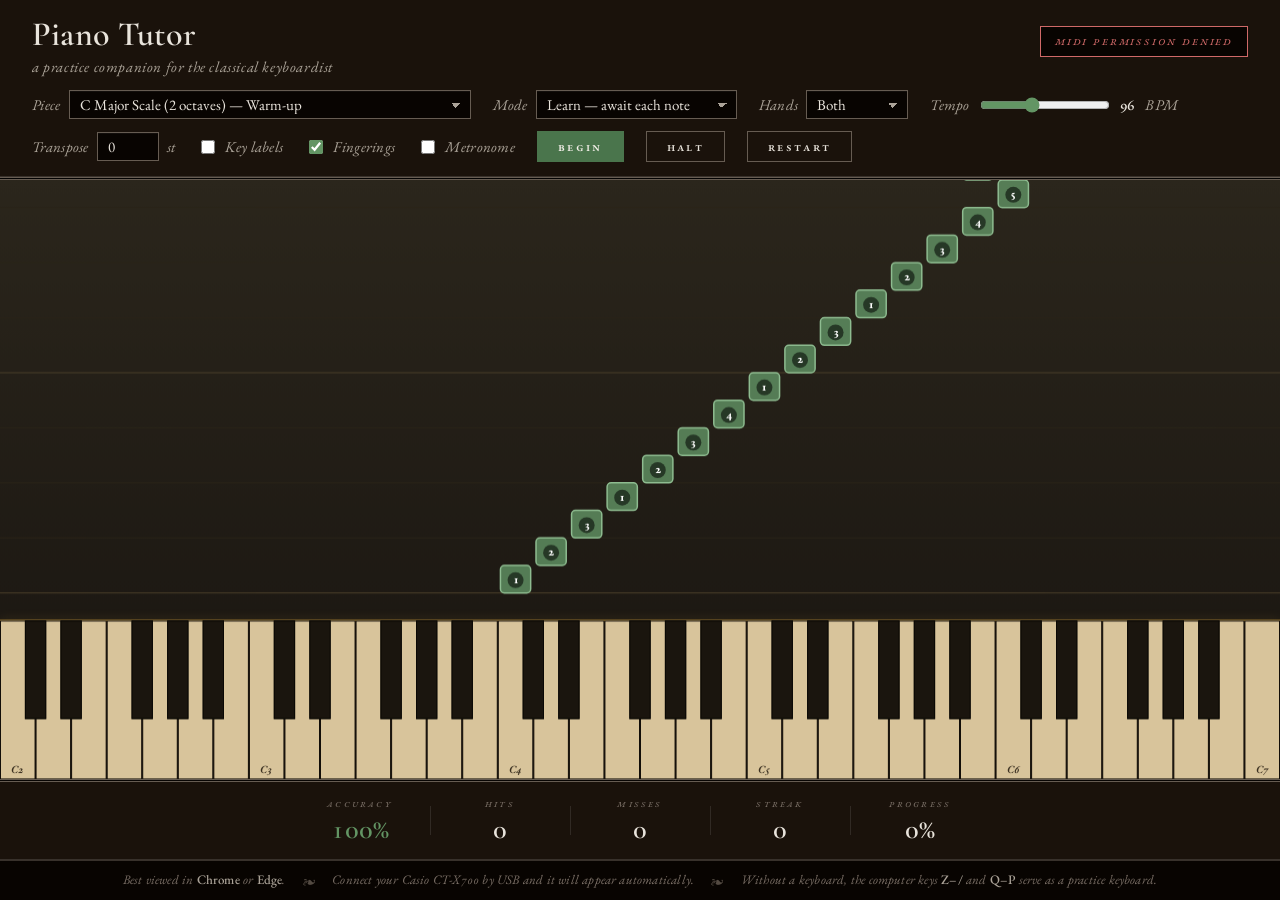
<file: index.html>
<!DOCTYPE html>
<html lang="en">
<head>
<meta charset="UTF-8">
<meta name="viewport" content="width=device-width, initial-scale=1.0">
<title>Piano Tutor — Classical Practice Companion</title>

<link rel="preconnect" href="https://fonts.googleapis.com">
<link rel="preconnect" href="https://fonts.gstatic.com" crossorigin>
<link rel="stylesheet" href="https://fonts.googleapis.com/css2?family=Cormorant+Garamond:ital,wght@0,500;0,600;0,700;1,500;1,600&family=EB+Garamond:ital,wght@0,400;0,500;0,600;0,700;1,400;1,500;1,600&display=swap">

<link rel="stylesheet" href="style.css">
</head>
<body>

<header>
  <div class="brand">
    <h1>
      Piano Tutor
      <span class="sub">a practice companion for the classical keyboardist</span>
    </h1>
    <div id="midi-status" class="midi-status disconnected">MIDI &middot; initialising</div>
  </div>
  <div class="controls">
    <label>Piece
      <select id="song"></select>
    </label>
    <label>Mode
      <select id="mode">
        <option value="learn" selected>Learn — await each note</option>
        <option value="practice">Practice — tempo &amp; scoring</option>
        <option value="listen">Listen — demonstration</option>
      </select>
    </label>
    <label>Hands
      <select id="hands">
        <option value="both" selected>Both</option>
        <option value="r">Right only</option>
        <option value="l">Left only</option>
      </select>
    </label>
    <label>Tempo
      <input id="tempo" type="range" min="30" max="200" value="80">
      <span id="tempo-val">80</span> BPM
    </label>
    <label>Transpose
      <input id="transpose" type="number" value="0" min="-12" max="12" step="1">
      st
    </label>
    <label><input type="checkbox" id="labels"> Key labels</label>
    <label><input type="checkbox" id="fingers" checked> Fingerings</label>
    <label><input type="checkbox" id="metronome"> Metronome</label>
    <button id="start">Begin</button>
    <button id="stop" class="secondary">Halt</button>
    <button id="restart" class="secondary">Restart</button>
  </div>
</header>

<main>
  <div class="stage">
    <canvas id="stage"></canvas>
  </div>

  <div class="hud">
    <div class="stat"><span>Accuracy</span><strong id="accuracy">100%</strong></div>
    <div class="stat"><span>Hits</span><strong id="hits">0</strong></div>
    <div class="stat"><span>Misses</span><strong id="misses">0</strong></div>
    <div class="stat"><span>Streak</span><strong id="streak">0</strong></div>
    <div class="stat"><span>Progress</span><strong id="progress">0%</strong></div>
  </div>
</main>

<footer>
  Best viewed in <strong>Chrome</strong> or <strong>Edge</strong>.
  <span class="rule-ornament">&#x2767;</span>
  Connect your Casio CT-X700 by USB and it will appear automatically.
  <span class="rule-ornament">&#x2767;</span>
  Without a keyboard, the computer keys <strong>Z&ndash;/</strong> and <strong>Q&ndash;P</strong> serve as a practice keyboard.
</footer>

<script src="songs.js"></script>
<script src="app.js"></script>

</body>
</html>
</file>
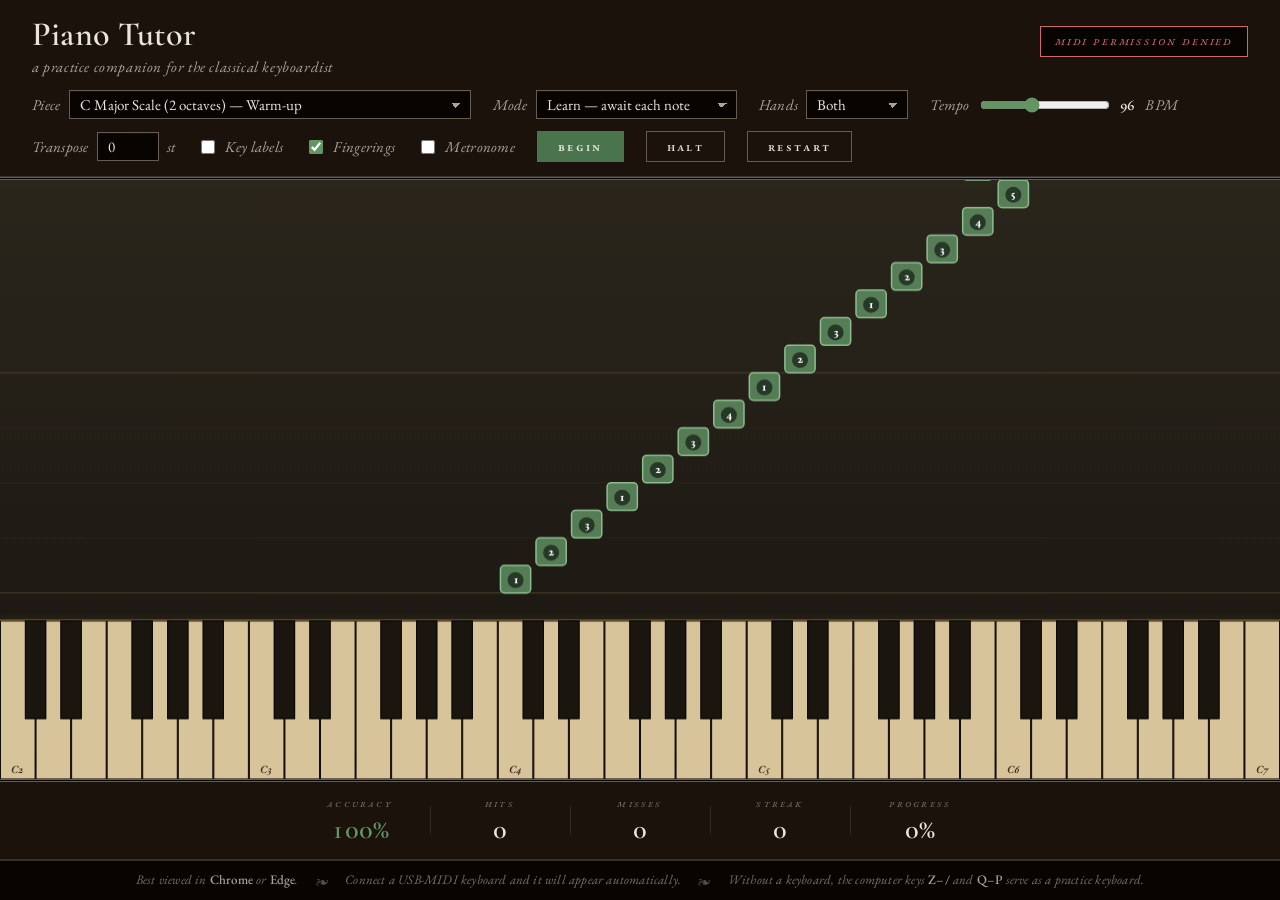
<file: piano-tutor-standalone.html>
<!DOCTYPE html>
<html lang="en">
<head>
<meta charset="UTF-8">
<meta name="viewport" content="width=device-width, initial-scale=1.0">
<title>Piano Tutor — Classical Practice Companion</title>

<link rel="preconnect" href="https://fonts.googleapis.com">
<link rel="preconnect" href="https://fonts.gstatic.com" crossorigin>
<link rel="stylesheet" href="https://fonts.googleapis.com/css2?family=Cormorant+Garamond:ital,wght@0,500;0,600;0,700;1,500;1,600&family=EB+Garamond:ital,wght@0,400;0,500;0,600;0,700;1,400;1,500;1,600&display=swap">

<style>
/* Classical Piano Tutor — old-money editorial aesthetic, dark mahogany mode.
   Palette: espresso & ivory ink, with hunt green, claret, and aged brass accents.
   Typography: EB Garamond throughout (one family, multiple weights);
   Cormorant Garamond for display. Oldstyle figures + small caps where fitting. */

:root {
  /* Deep mahogany & ivory ink */
  --bg:          oklch(0.14 0.015 60);    /* dark espresso base */
  --bg-2:        oklch(0.11 0.015 60);    /* deeper */
  --panel:       oklch(0.19 0.018 62);    /* header/footer panel */
  --panel-2:     oklch(0.23 0.016 62);    /* slight lift */
  --stage:       oklch(0.12 0.010 60);    /* stage top */
  --stage-2:     oklch(0.07 0.008 60);    /* stage bottom */
  --rule:        oklch(0.32 0.015 65);    /* hairline */
  --rule-strong: oklch(0.48 0.020 65);    /* stronger rule */

  /* Ivory ink on dark */
  --ink:         oklch(0.92 0.012 82);    /* primary text — aged ivory */
  --ink-2:       oklch(0.72 0.018 75);    /* secondary */
  --ink-3:       oklch(0.55 0.020 65);    /* tertiary / captions */

  /* Classical accents — slightly brighter for dark ground */
  --forest:      oklch(0.52 0.08 145);    /* hunt green */
  --forest-2:    oklch(0.62 0.09 145);
  --burgundy:    oklch(0.54 0.12 22);     /* claret */
  --burgundy-2:  oklch(0.64 0.13 22);
  --brass:       oklch(0.72 0.12 82);     /* aged brass */
  --brass-2:     oklch(0.80 0.12 82);
}

* { box-sizing: border-box; }

html, body {
  margin: 0;
  padding: 0;
  height: 100%;
  overflow: hidden;
  background: var(--bg);
  color: var(--ink);
  font-family: "EB Garamond", "Garamond", "Hoefler Text", "Times New Roman", serif;
  font-size: 17px;
  font-weight: 400;
  line-height: 1.45;
  font-feature-settings: "onum" 1, "kern" 1, "liga" 1;
  -webkit-font-smoothing: antialiased;
  text-rendering: optimizeLegibility;
}

/* Subtle grain — warm pinpricks, very low contrast */
body {
  display: flex;
  flex-direction: column;
  background-image:
    radial-gradient(oklch(0.22 0.020 75 / 0.40) 1px, transparent 1px);
  background-size: 22px 22px;
  background-position: -1px -1px;
}

/* --- Header ----------------------------------------------------------- */

header {
  background: var(--panel);
  border-bottom: 1px solid var(--rule);
  padding: 18px 32px 14px;
  flex-shrink: 0;
  position: relative;
}

header::after {
  content: "";
  position: absolute;
  left: 32px; right: 32px; bottom: -3px;
  height: 1px;
  background: var(--rule-strong);
  opacity: 0.4;
}

.brand {
  display: flex;
  justify-content: space-between;
  align-items: baseline;
  gap: 24px;
  margin-bottom: 14px;
  flex-wrap: wrap;
}

.brand h1 {
  margin: 0;
  font-family: "Cormorant Garamond", "EB Garamond", "Hoefler Text", serif;
  font-weight: 600;
  font-size: 34px;
  line-height: 1;
  letter-spacing: 0.005em;
  color: var(--ink);
}

.brand h1 .sub {
  display: block;
  font-family: "EB Garamond", serif;
  font-weight: 400;
  font-style: italic;
  font-size: 15px;
  color: var(--ink-2);
  letter-spacing: 0.04em;
  margin-top: 6px;
  line-height: 1.2;
}

.midi-status {
  font-family: "EB Garamond", serif;
  font-style: italic;
  font-size: 13px;
  font-variant-caps: all-small-caps;
  letter-spacing: 0.14em;
  padding: 5px 14px;
  border: 1px solid var(--rule-strong);
  background: var(--bg-2);
  color: var(--ink-2);
  white-space: nowrap;
}

.midi-status.connected {
  color: var(--forest-2);
  border-color: var(--forest-2);
}
.midi-status.error {
  color: var(--burgundy-2);
  border-color: var(--burgundy-2);
}

/* --- Controls --------------------------------------------------------- */

.controls {
  display: flex;
  flex-wrap: wrap;
  gap: 12px 22px;
  align-items: center;
  font-size: 15px;
}

.controls label {
  display: inline-flex;
  align-items: center;
  gap: 8px;
  white-space: nowrap;
  color: var(--ink-2);
  font-style: italic;
  font-size: 15px;
  letter-spacing: 0.02em;
}

.controls select,
.controls input[type="number"] {
  font-family: "EB Garamond", serif;
  font-size: 15px;
  font-style: normal;
  color: var(--ink);
  background: var(--bg-2);
  border: 1px solid var(--rule-strong);
  border-radius: 0;
  padding: 4px 10px;
  cursor: pointer;
  appearance: none;
  -webkit-appearance: none;
  box-shadow: inset 0 1px 0 oklch(1 0 0 / 0.04);
  transition: border-color 0.15s ease, background 0.15s ease;
}

.controls select:hover,
.controls input[type="number"]:hover {
  border-color: var(--ink-3);
  background: var(--panel-2);
}

.controls select:focus,
.controls input[type="number"]:focus {
  outline: none;
  border-color: var(--forest-2);
  box-shadow: inset 0 1px 0 oklch(1 0 0 / 0.04),
              0 0 0 2px oklch(0.52 0.08 145 / 0.25);
}

.controls select {
  padding-right: 26px;
  background-image:
    linear-gradient(45deg, transparent 50%, var(--ink-2) 50%),
    linear-gradient(135deg, var(--ink-2) 50%, transparent 50%);
  background-position:
    calc(100% - 14px) 54%,
    calc(100% - 9px) 54%;
  background-size: 5px 5px;
  background-repeat: no-repeat;
}

.controls select option {
  background: var(--panel);
  color: var(--ink);
}

.controls input[type="number"] { width: 62px; padding-right: 4px; }

.controls input[type="range"] {
  width: 130px;
  accent-color: var(--forest-2);
  background: transparent;
}

.controls input[type="checkbox"] {
  accent-color: var(--forest-2);
  width: 14px; height: 14px;
  margin-right: 2px;
}

.controls button {
  font-family: "EB Garamond", serif;
  font-size: 13px;
  font-weight: 500;
  font-variant-caps: all-small-caps;
  letter-spacing: 0.18em;
  padding: 6px 20px;
  border: 1px solid var(--forest);
  background: var(--forest);
  color: oklch(0.96 0.010 82);
  border-radius: 0;
  cursor: pointer;
  transition: background 0.15s ease, color 0.15s ease, border-color 0.15s ease;
}

.controls button:hover {
  background: var(--forest-2);
  border-color: var(--forest-2);
}

.controls button.secondary {
  background: transparent;
  color: var(--ink);
  border: 1px solid var(--rule-strong);
}

.controls button.secondary:hover {
  background: var(--panel-2);
  border-color: var(--ink-2);
}

.controls #tempo-val {
  color: var(--ink);
  font-variant-numeric: tabular-nums oldstyle-nums;
  min-width: 2.5ch;
  display: inline-block;
  font-style: normal;
  font-weight: 500;
}

/* --- Main / stage ----------------------------------------------------- */

main {
  flex: 1;
  display: flex;
  flex-direction: column;
  min-height: 0;
  position: relative;
}

.stage {
  flex: 1;
  position: relative;
  min-height: 0;
  background: linear-gradient(180deg, var(--stage) 0%, var(--stage-2) 100%);
  border-top: 3px double var(--rule-strong);
  border-bottom: 3px double var(--rule-strong);
  box-shadow: inset 0 0 80px oklch(0 0 0 / 0.55);
}

#stage {
  display: block;
  width: 100%;
  height: 100%;
}

/* --- HUD -------------------------------------------------------------- */

.hud {
  background: var(--panel);
  padding: 14px 32px;
  display: flex;
  gap: 56px;
  flex-wrap: wrap;
  justify-content: center;
  flex-shrink: 0;
  border-bottom: 1px solid var(--rule);
}

.stat {
  display: flex;
  flex-direction: column;
  align-items: center;
  min-width: 84px;
  position: relative;
}

.stat span {
  font-family: "EB Garamond", serif;
  font-style: italic;
  font-size: 11px;
  font-variant-caps: all-small-caps;
  letter-spacing: 0.2em;
  color: var(--ink-3);
  margin-bottom: 2px;
}

.stat strong {
  font-family: "Cormorant Garamond", "EB Garamond", serif;
  font-weight: 600;
  font-size: 28px;
  font-variant-numeric: oldstyle-nums tabular-nums;
  color: var(--ink);
  line-height: 1.1;
}

.stat.good strong { color: var(--forest-2); }
.stat.warn strong { color: var(--brass); }
.stat.bad  strong { color: var(--burgundy-2); }

.stat + .stat::before {
  content: "";
  position: absolute;
  left: -28px; top: 10px; bottom: 10px;
  width: 1px;
  background: var(--rule);
  opacity: 0.8;
}

/* --- Footer ----------------------------------------------------------- */

footer {
  padding: 10px 32px;
  background: var(--bg-2);
  border-top: 1px solid var(--rule);
  font-family: "EB Garamond", serif;
  font-size: 13px;
  font-style: italic;
  color: var(--ink-3);
  text-align: center;
  flex-shrink: 0;
  letter-spacing: 0.015em;
}

footer strong {
  font-style: normal;
  font-weight: 500;
  color: var(--ink-2);
}

footer .rule-ornament {
  display: inline-block;
  padding: 0 14px;
  color: var(--rule-strong);
  opacity: 0.8;
}

/* --- Banner ----------------------------------------------------------- */

.banner {
  position: absolute;
  top: 18px;
  left: 50%;
  transform: translateX(-50%);
  background: var(--panel);
  border: 1px solid var(--rule-strong);
  color: var(--ink);
  padding: 10px 22px;
  font-family: "EB Garamond", serif;
  font-style: italic;
  font-size: 15px;
  letter-spacing: 0.02em;
  z-index: 10;
  box-shadow: 0 4px 20px oklch(0 0 0 / 0.6);
}

.banner.good { border-color: var(--forest-2); color: var(--forest-2); }
.banner.bad  { border-color: var(--burgundy-2); color: var(--burgundy-2); }

/* --- Responsive ------------------------------------------------------- */

@media (max-width: 760px) {
  header { padding: 14px 18px 10px; }
  header::after { left: 18px; right: 18px; }
  .hud { padding: 12px 18px; gap: 32px; }
  footer { padding: 8px 18px; }
  .brand h1 { font-size: 26px; }
  .brand h1 .sub { font-size: 13px; }
  .controls input[type="range"] { width: 90px; }
  .stat + .stat::before { display: none; }
  .stat { min-width: 70px; }
  .stat strong { font-size: 24px; }
}
</style>
</head>
<body>

<header>
  <div class="brand">
    <h1>
      Piano Tutor
      <span class="sub">a practice companion for the classical keyboardist</span>
    </h1>
    <div id="midi-status" class="midi-status disconnected">MIDI &middot; initialising</div>
  </div>
  <div class="controls">
    <label>Piece
      <select id="song"></select>
    </label>
    <label>Mode
      <select id="mode">
        <option value="learn" selected>Learn — await each note</option>
        <option value="practice">Practice — tempo &amp; scoring</option>
        <option value="listen">Listen — demonstration</option>
      </select>
    </label>
    <label>Hands
      <select id="hands">
        <option value="both" selected>Both</option>
        <option value="r">Right only</option>
        <option value="l">Left only</option>
      </select>
    </label>
    <label>Tempo
      <input id="tempo" type="range" min="30" max="200" value="80">
      <span id="tempo-val">80</span> BPM
    </label>
    <label>Transpose
      <input id="transpose" type="number" value="0" min="-12" max="12" step="1">
      st
    </label>
    <label><input type="checkbox" id="labels"> Key labels</label>
    <label><input type="checkbox" id="fingers" checked> Fingerings</label>
    <label><input type="checkbox" id="metronome"> Metronome</label>
    <button id="start">Begin</button>
    <button id="stop" class="secondary">Halt</button>
    <button id="restart" class="secondary">Restart</button>
  </div>
</header>

<main>
  <div class="stage">
    <canvas id="stage"></canvas>
  </div>

  <div class="hud">
    <div class="stat"><span>Accuracy</span><strong id="accuracy">100%</strong></div>
    <div class="stat"><span>Hits</span><strong id="hits">0</strong></div>
    <div class="stat"><span>Misses</span><strong id="misses">0</strong></div>
    <div class="stat"><span>Streak</span><strong id="streak">0</strong></div>
    <div class="stat"><span>Progress</span><strong id="progress">0%</strong></div>
  </div>
</main>

<footer>
  Best viewed in <strong>Chrome</strong> or <strong>Edge</strong>.
  <span class="rule-ornament">&#x2767;</span>
  Connect a USB-MIDI keyboard and it will appear automatically.
  <span class="rule-ornament">&#x2767;</span>
  Without a keyboard, the computer keys <strong>Z&ndash;/</strong> and <strong>Q&ndash;P</strong> serve as a practice keyboard.
</footer>

<script>
// songs.js — classical piano tutor song library (with fingerings)
// Notes use beat-units where 1 beat = quarter note.
// Fingering: 1 = thumb, 5 = pinky. Append '/N' to any pitch string, e.g.
// 'C4/1', 'F#5/4'. Chords: ['C4/1','E4/3','G4/5'].

// --- helpers ------------------------------------------------------------

const NOTE_TO_SEMITONE = {
  C: 0, 'C#': 1, Db: 1, D: 2, 'D#': 3, Eb: 3, E: 4, F: 5,
  'F#': 6, Gb: 6, G: 7, 'G#': 8, Ab: 8, A: 9, 'A#': 10, Bb: 10, B: 11,
};

// Pitch string to MIDI (Middle C = C4 = 60).
function n(pitch) {
  const m = pitch.match(/^([A-G][#b]?)(-?\d+)$/);
  if (!m) throw new Error('Bad pitch: ' + pitch);
  return NOTE_TO_SEMITONE[m[1]] + (parseInt(m[2], 10) + 1) * 12;
}

// Parse 'C4/3' -> {pitch: 'C4', finger: 3}. 'C4' -> {pitch: 'C4', finger: null}.
function parsePF(s) {
  const i = s.indexOf('/');
  if (i < 0) return { pitch: s, finger: null };
  return { pitch: s.slice(0, i), finger: parseInt(s.slice(i + 1), 10) };
}

// Compact sequence builder. Accepts pitch strings with optional '/F' fingering.
function seq(hand, startBeat, items) {
  const out = [];
  let t = startBeat;
  for (let i = 0; i < items.length; i += 2) {
    const p = items[i];
    const d = items[i + 1];
    if (p === 'rest' || p === 'r' || p === '-') {
      t += d;
      continue;
    }
    const pitches = Array.isArray(p) ? p : [p];
    for (const pp of pitches) {
      const { pitch, finger } = parsePF(pp);
      out.push({ midi: n(pitch), start: t, duration: d, hand, finger });
    }
    t += d;
  }
  return out;
}

// Build a scale with per-note fingerings if provided.
function buildScale(rootMidi, intervals, octaves, noteDur, hand, fingersUp, fingersDn) {
  const up = [0];
  for (let o = 0; o < octaves; o++) {
    for (const step of intervals) up.push(up[up.length - 1] + step);
  }
  const full = up.concat([...up].reverse().slice(1));
  const fingers = (fingersUp && fingersDn)
    ? fingersUp.concat(fingersDn.slice(1))
    : full.map(() => null);
  return full.map((semis, i) => ({
    midi: rootMidi + semis,
    start: i * noteDur,
    duration: noteDur,
    hand,
    finger: fingers[i] || null,
  }));
}

// --- song library -------------------------------------------------------

const SONGS = {

  // --- warm-ups ---------------------------------------------------------
  cMajorScale: {
    title: 'C Major Scale (2 octaves)',
    composer: 'Warm-up',
    bpm: 96,
    // Standard RH 2-octave fingering: up 1-2-3-1-2-3-4-1-2-3-1-2-3-4-5,
    // down 5-4-3-2-1-3-2-1-4-3-2-1-3-2-1.
    notes: buildScale(n('C4'), [2, 2, 1, 2, 2, 2, 1], 2, 0.5, 'r',
      [1,2,3,1,2,3,4,1,2,3,1,2,3,4,5],
      [5,4,3,2,1,3,2,1,4,3,2,1,3,2,1]),
  },

  cMajorArpeggio: {
    title: 'C Major Arpeggio (2 octaves)',
    composer: 'Warm-up',
    bpm: 96,
    // Standard RH: up 1-2-3-1-2-3-5, down 3-2-1-3-2-1.
    notes: (() => {
      const midis = [n('C4'), n('E4'), n('G4'), n('C5'), n('E5'), n('G5'), n('C6')];
      const order = midis.concat([...midis].reverse().slice(1));
      const fingers = [1,2,3,1,2,3,5,  3,2,1,3,2,1];
      return order.map((m, i) => ({
        midi: m, start: i * 0.5, duration: 0.5, hand: 'r', finger: fingers[i],
      }));
    })(),
  },

  hanon1: {
    title: 'Hanon Exercise No. 1 (2 bars)',
    composer: 'Warm-up',
    bpm: 90,
    // RH pattern fingering: 1-3-4-5-4-3-2-1, transposed up by step each group.
    notes: (() => {
      const pattern = ['C4','E4','F4','G4','A4','G4','F4','E4'];
      const fingers = [1,3,4,5,4,3,2,1];
      const notes = [];
      let t = 0;
      for (let shift = 0; shift < 8; shift++) {
        pattern.forEach((p, idx) => {
          notes.push({
            midi: n(p) + shift, start: t, duration: 0.25,
            hand: 'r', finger: fingers[idx],
          });
          t += 0.25;
        });
      }
      return notes;
    })(),
  },

  // --- easy -------------------------------------------------------------
  twinkle: {
    title: 'Twinkle Twinkle Little Star',
    composer: 'Traditional',
    bpm: 100,
    notes: [
      // RH: hand in C-G position (1 on C, 5 on G), 5 stretches up to A.
      ...seq('r', 0, [
        'C4/1',1, 'C4/1',1, 'G4/5',1, 'G4/5',1, 'A4/5',1, 'A4/5',1, 'G4/5',2,
        'F4/4',1, 'F4/4',1, 'E4/3',1, 'E4/3',1, 'D4/2',1, 'D4/2',1, 'C4/1',2,
        'G4/5',1, 'G4/5',1, 'F4/4',1, 'F4/4',1, 'E4/3',1, 'E4/3',1, 'D4/2',2,
        'G4/5',1, 'G4/5',1, 'F4/4',1, 'F4/4',1, 'E4/3',1, 'E4/3',1, 'D4/2',2,
        'C4/1',1, 'C4/1',1, 'G4/5',1, 'G4/5',1, 'A4/5',1, 'A4/5',1, 'G4/5',2,
        'F4/4',1, 'F4/4',1, 'E4/3',1, 'E4/3',1, 'D4/2',1, 'D4/2',1, 'C4/1',2,
      ]),
      // LH chords — fingerings left unset (varies with hand size / voicing).
      ...seq('l', 0, [
        ['C3','E3'],2, ['C3','G3'],2,
        ['F3','A3'],2, ['C3','E3'],2,
        ['F3','A3'],2, ['C3','G3'],2,
        ['C3','E3'],2, ['G3','B3'],2,
        ['C3','E3'],2, ['G3','B3'],2,
        ['C3','E3'],2, ['G3','B3'],2,
        ['C3','E3'],2, ['G3','B3'],2,
        ['C3','E3'],2, ['C3','G3'],2,
        ['F3','A3'],2, ['C3','E3'],2,
        ['F3','A3'],2, ['C3','E3'],2,
      ]),
    ],
  },

  mary: {
    title: 'Mary Had a Little Lamb',
    composer: 'Traditional',
    bpm: 100,
    // RH in five-finger C position.
    notes: seq('r', 0, [
      'E4/3',1, 'D4/2',1, 'C4/1',1, 'D4/2',1, 'E4/3',1, 'E4/3',1, 'E4/3',2,
      'D4/2',1, 'D4/2',1, 'D4/2',2, 'E4/3',1, 'G4/5',1, 'G4/5',2,
      'E4/3',1, 'D4/2',1, 'C4/1',1, 'D4/2',1, 'E4/3',1, 'E4/3',1, 'E4/3',1, 'E4/3',1,
      'D4/2',1, 'D4/2',1, 'E4/3',1, 'D4/2',1, 'C4/1',4,
    ]),
  },

  happyBirthday: {
    title: 'Happy Birthday',
    composer: 'Traditional',
    bpm: 110,
    // First two lines fingered; third line jumps to high register (left to learner).
    notes: seq('r', 0, [
      'G4/1',0.5, 'G4/1',0.5, 'A4/2',1, 'G4/1',1, 'C5/4',1, 'B4/3',2,
      'G4/1',0.5, 'G4/1',0.5, 'A4/2',1, 'G4/1',1, 'D5/5',1, 'C5/4',2,
      'G4',0.5, 'G4',0.5, 'G5',1, 'E5',1, 'C5',1, 'B4',1, 'A4',1,
      'F5/5',0.5, 'F5/5',0.5, 'E5/3',1, 'C5/1',1, 'D5/2',1, 'C5/1',2,
    ]),
  },

  // --- intermediate -----------------------------------------------------
  odeToJoy: {
    title: 'Ode to Joy (Beethoven Symphony No. 9)',
    composer: 'Beethoven',
    bpm: 108,
    notes: [
      // RH: five-finger C position.
      ...seq('r', 0, [
        'E4/3',1, 'E4/3',1, 'F4/4',1, 'G4/5',1,
        'G4/5',1, 'F4/4',1, 'E4/3',1, 'D4/2',1,
        'C4/1',1, 'C4/1',1, 'D4/2',1, 'E4/3',1,
        'E4/3',1.5, 'D4/2',0.5, 'D4/2',2,
        'E4/3',1, 'E4/3',1, 'F4/4',1, 'G4/5',1,
        'G4/5',1, 'F4/4',1, 'E4/3',1, 'D4/2',1,
        'C4/1',1, 'C4/1',1, 'D4/2',1, 'E4/3',1,
        'D4/2',1.5, 'C4/1',0.5, 'C4/1',2,
        'D4/2',1, 'D4/2',1, 'E4/3',1, 'C4/1',1,
        'D4/2',1, 'E4/3',0.5, 'F4/4',0.5, 'E4/3',1, 'C4/1',1,
        'D4/2',1, 'E4/3',0.5, 'F4/4',0.5, 'E4/3',1, 'D4/2',1,
        'C4/1',1, 'D4/2',1, 'G3/5',2,   // thumb under / slight shift
        'E4/3',1, 'E4/3',1, 'F4/4',1, 'G4/5',1,
        'G4/5',1, 'F4/4',1, 'E4/3',1, 'D4/2',1,
        'C4/1',1, 'C4/1',1, 'D4/2',1, 'E4/3',1,
        'D4/2',1.5, 'C4/1',0.5, 'C4/1',2,
      ]),
      // LH chord accompaniment — fingerings left unset.
      ...seq('l', 0, [
        ['C3','E3','G3'],4, ['C3','E3','G3'],4,
        ['F3','A3','C4'],2, ['C3','G3'],2, ['G2','D3','G3'],4,
        ['C3','E3','G3'],4, ['C3','E3','G3'],4,
        ['F3','A3','C4'],2, ['C3','G3'],2, ['C3','E3','G3'],4,
        ['G2','D3','G3'],4, ['C3','E3','G3'],4,
        ['G2','D3','G3'],4, ['C3','E3','G3'],4,
        ['C3','E3','G3'],4, ['C3','E3','G3'],4,
        ['F3','A3','C4'],2, ['C3','G3'],2, ['C3','E3','G3'],4,
      ]),
    ],
  },

  furElise: {
    title: 'Für Elise (complete — WoO 59)',
    composer: 'Beethoven',
    bpm: 72,
    notes: (() => {
      const all = [];
      function sA(t) {
        all.push(...seq('r', t, [
          'E5/5',0.25,'D#5/4',0.25,
          'E5/5',0.25,'D#5/4',0.25,'E5/5',0.25,'B4/1',0.25,'D5/3',0.25,'C5/2',0.25,
          'A4/2',1.5,
          'r',0.5,'C4/1',0.5,'E4/2',0.5,
          'A4/4',0.5,'B4/5',1.0,
          'r',0.5,'E4/1',0.5,'G#4/2',0.5,
          'B4/4',0.5,'C5/5',1.0,
          'r',0.5,'E4/1',0.5,'E5/5',0.25,'D#5/4',0.25,
          'E5/5',0.25,'D#5/4',0.25,'E5/5',0.25,'B4/1',0.25,'D5/3',0.25,'C5/2',0.25,
          'A4/2',1.5,
          'r',0.5,'C4/1',0.5,'E4/2',0.5,
          'A4/4',0.5,'B4/5',1.0,
          'r',0.5,'E4/1',0.5,'C5/5',0.5,
          'B4/4',0.5,'A4/3',1.0,
        ]));
        all.push(...seq('l', t+2.0, [
          'A2/5',0.5,'E3/2',0.5,'A3/1',0.5,
          'E2/5',0.5,'E3/2',0.5,'G#3/1',0.5,
          'A2/5',0.5,'E3/2',0.5,'A3/1',0.5,
          'E2/5',0.5,'E3/2',0.5,'G#3/1',0.5,
          'A2/5',0.5,'E3/2',0.5,'A3/1',0.5,
        ]));
        all.push(...seq('l', t+12.5, [
          'A2/5',0.5,'E3/2',0.5,'A3/1',0.5,
          'E2/5',0.5,'E3/2',0.5,'G#3/1',0.5,
          'A2/5',0.5,'E3/2',0.5,'A3/1',0.5,
          'E2/5',0.5,'E3/2',0.5,'G#3/1',0.5,
          'A2/5',0.5,'E3/2',0.5,'A3/1',0.5,
        ]));
        return t + 20.0;
      }
      function sB(t) {
        all.push(...seq('r', t, [
          'F4',1.0,'C5',0.5, 'E5',1.5, 'D5',1.5,
          'C5',0.5,'G4',0.5,'E4',0.5, 'F4',1.5,
          'r',0.5,'C4',0.5,'E4',0.5, 'F4',1.0,'C5',0.5, 'E5',1.5,
          'D5',1.5, 'C5',1.0,'G4',0.5, 'F4',1.5,
          'E4',0.5,'G4',0.5,'C5',0.5, 'D5',1.5, 'C5',1.0,'B4',0.5,
          'A4',1.5, 'r',0.5,'G4',0.5,'F4',0.5,
          'E4',1.5, 'r',0.5,'E4',0.5,'G#4',0.5,
          'B4',1.5, 'C5',0.5,'B4',0.5,'A4',0.5, 'A4',1.5,
        ]));
        all.push(...seq('l', t, [
          'F2',0.5,'C3',0.5,'F3',0.5, 'C2',0.5,'G2',0.5,'C3',0.5,
          'F2',0.5,'C3',0.5,'F3',0.5, 'C2',0.5,'G2',0.5,'C3',0.5,
          'F2',0.5,'C3',0.5,'F3',0.5, 'F2',0.5,'C3',0.5,'F3',0.5,
          'F2',0.5,'C3',0.5,'F3',0.5, 'C2',0.5,'G2',0.5,'C3',0.5,
          'C2',0.5,'G2',0.5,'C3',0.5, 'C2',0.5,'G2',0.5,'C3',0.5,
          'F2',0.5,'C3',0.5,'F3',0.5, 'C2',0.5,'G2',0.5,'C3',0.5,
          'G2',0.5,'D3',0.5,'G3',0.5, 'C2',0.5,'G2',0.5,'C3',0.5,
          'A2',0.5,'E3',0.5,'A3',0.5, 'F2',0.5,'C3',0.5,'F3',0.5,
          'E2',0.5,'B2',0.5,'E3',0.5, 'E2',0.5,'E3',0.5,'G#3',0.5,
          'E2',0.5,'E3',0.5,'G#3',0.5, 'A2',0.5,'E3',0.5,'A3',0.5,
          'E2',0.5,'E3',0.5,'G#3',0.5,
        ]));
        return t + 31.5;
      }
      function sC(t) {
        all.push(...seq('r', t, [
          'A4',0.5,'G#4',0.25,'A4',0.25,'C5',0.5,
          'B4',0.5,'G#4',0.25,'A4',0.25,'E5',0.5,
          'A4',0.5,'G#4',0.25,'A4',0.25,'C5',0.5,
          'D5',0.5,'C5',0.25,'B4',0.25,'A4',0.5,
          'A4',0.5,'G#4',0.25,'A4',0.25,'C5',0.5,
          'E5',0.5,'D5',0.5,'C5',0.5,
          'D5',0.5,'C5',0.25,'B4',0.25,'A4',0.5,
          'A4',1.5,
          'A4',0.25,'G#4',0.25,'G4',0.25,'F#4',0.25,'F4',0.25,'E4',0.25,
          'D#4',0.25,'D4',0.25,'C#4',0.25,'C4',0.25,'B3',0.25,'Bb3',0.25,
          'A3',0.25,'B3',0.25,'C4',0.25,'D4',0.25,'E4',0.25,'F4',0.25,
          'G4',0.25,'A4',0.25,'B4',0.25,'C5',0.25,'D5',0.25,'E5',0.25,
          'E5',0.5,'D5',0.25,'C5',0.25,'B4',0.5,
          'A4',0.5,'G#4',0.25,'A4',0.25,'E5',0.5,
          'A5',1.5, 'G#5',0.5,'A5',0.5,'r',0.5,
          'E5',0.5,'D#5',0.25,'E5',0.25,'B4',0.5,
          'C5',0.5,'A4',0.5,'r',0.5,
          'E4',0.25,'F4',0.25,'E4',0.25,'D#4',0.25,'E4',0.25,'B3',0.25,
          'D4',0.25,'C4',0.25,'B3',0.25,'A3',0.25,'G#3',0.25,'A3',0.25,
          'A3',1.5,
          'A3',0.25,'C4',0.25,'E4',0.25,'A4',0.25,'C5',0.25,'E5',0.25,
          'A5',1.5, 'E5',0.5,'D5',0.5,'C5',0.5,
          'B4',0.5,'A4',0.5,'G#4',0.5, 'A4',1.5,
          'r',0.5,'E4',0.5,'G#4',0.5, 'r',0.5,'A4',0.5,'r',0.5,
          'A4',1.5, 'A4',1.5, 'r',1.5, 'r',1.5,
        ]));
        all.push(...seq('l', t, [
          'A2',0.5,'E3',0.5,'A3',0.5, 'A2',0.5,'E3',0.5,'A3',0.5,
          'A2',0.5,'E3',0.5,'A3',0.5, 'A2',0.5,'E3',0.5,'A3',0.5,
          'A2',0.5,'E3',0.5,'A3',0.5, 'A2',0.5,'E3',0.5,'A3',0.5,
          'A2',0.5,'E3',0.5,'A3',0.5, 'A2',0.5,'E3',0.5,'A3',0.5,
          'A2',0.5,'A3',0.5,'A4',0.5, 'A2',0.5,'A3',0.5,'A4',0.5,
          'A2',0.5,'A3',0.5,'A4',0.5, 'A2',0.5,'A3',0.5,'A4',0.5,
          'A2',0.5,'E3',0.5,'A3',0.5, 'A2',0.5,'E3',0.5,'A3',0.5,
          ['A1','E2','A2'],1.5, ['A1','E2','A2'],1.5,
          'E2',0.5,'E3',0.5,'G#3',0.5, 'A2',0.5,'E3',0.5,'A3',0.5,
          'A2',0.5,'E3',0.5,'A3',0.5, 'A2',0.5,'E3',0.5,'A3',0.5,
          'A2',0.5,'E3',0.5,'A3',0.5, 'A2',0.5,'E3',0.5,'A3',0.5,
          'A2',0.5,'E3',0.5,'A3',0.5, 'A2',0.5,'E3',0.5,'A3',0.5,
          'E2',0.5,'E3',0.5,'G#3',0.5, 'A2',0.5,'E3',0.5,'A3',0.5,
          'E2',0.5,'E3',0.5,'G#3',0.5, 'A2',0.5,'E3',0.5,'A3',0.5,
          'A2',0.5,'E3',0.5,'A3',0.5, 'A2',0.5,'E3',0.5,'A3',0.5,
          'E2',0.5,'E3',0.5,'G#3',0.5, 'A2',0.5,'E3',0.5,'A3',0.5,
        ]));
        return t + 48.0;
      }
      const t1 = sA(0);
      const t2 = sB(t1);
      const t3 = sA(t2);
      const t4 = sC(t3);
      sA(t4);
      return all;
    })(),
  },

  preludeInC: {
    title: 'Prelude in C (WTC Book I, opening)',
    composer: 'J.S. Bach',
    bpm: 72,
    // Bach's arpeggio prelude. Fingering: LH 5-4-2 for ascending bass triad,
    // RH 1-3 for the upper pair, with 2-1 as descending mirror.
    notes: (() => {
      const pattern = (bassLow, bassMid, n1, n2, n3) => [
        [bassLow, 0.25], [bassMid, 0.25], [n1, 0.25], [n2, 0.25],
        [n3, 0.25], [n2, 0.25], [n1, 0.25], [bassMid, 0.25],
        [bassLow, 0.25], [bassMid, 0.25], [n1, 0.25], [n2, 0.25],
        [n3, 0.25], [n2, 0.25], [n1, 0.25], [bassMid, 0.25],
      ];
      const bars = [
        ['C3','E3','G3','C4','E4'],
        ['C3','D3','A3','D4','F4'],
        ['B2','D3','G3','D4','F4'],
        ['C3','E3','G3','C4','E4'],
        ['C3','E3','A3','E4','A4'],
        ['C3','D3','F#3','C4','D4'],
        ['B2','D3','G3','D4','G4'],
        ['B2','C3','E3','G3','C4'],
      ];
      // Fingering varies per bar (different interval structures across the
      // 8 bars), so we only annotate the LH bass & mid reliably. Upper-voice
      // fingering is left unset — consult a printed edition.
      const notes = [];
      bars.forEach((bar, bi) => {
        const [b1,b2,p1,p2,p3] = bar;
        const items = pattern(b1, b2, p1, p2, p3);
        let t = bi * 4;
        items.forEach(([p, d], posIdx) => {
          const isLH = /[2-3]$/.test(p);
          const half = posIdx % 8;
          let finger = null;
          if (isLH) {
            if (half === 0) finger = 5;                // bassLow
            else if (half === 1 || half === 7) finger = 4;   // bassMid
            else finger = 2;                           // the higher LH note
          }
          notes.push({ midi: n(p), start: t, duration: d, hand: isLH ? 'l' : 'r', finger });
          t += d;
        });
      });
      return notes;
    })(),
  },

  minuetInG: {
    title: 'Minuet in G (BWV Anh. 114)',
    composer: 'C. Petzold (attr. Bach)',
    bpm: 120,
    notes: [
      ...seq('r', 0, [
        'D5/5',1, 'G4/1',0.5,'A4/2',0.5, 'B4/3',0.5,'C5/4',0.5,
        'D5/5',1, 'G4/1',1, 'G4/1',1,
        'E5/3',1, 'C5/1',0.5,'D5/2',0.5, 'E5/3',0.5,'F#5/4',0.5,
        'G5/5',1, 'G4/1',1, 'G4/1',1,
        'C5/1',1, 'D5/2',0.5,'C5/1',0.5, 'B4/3',0.5,'A4/2',0.5,
        'B4/3',1, 'C5/4',0.5,'B4/3',0.5, 'A4/2',0.5,'G4/1',0.5,
        'F#4/2',1, 'G4/3',0.5,'A4/4',0.5, 'B4/5',0.5,'G4/3',0.5,
        'A4/2',2, 'rest',1,
      ]),
      // LH chord voicings — fingerings unset.
      ...seq('l', 0, [
        'G3',3,
        ['B2','G3'],1, 'A3',1, 'B3',1,
        'C3',1, ['C3','G3'],1, ['C3','E3'],1,
        ['B2','D3'],1, ['C3','E3'],1, ['D3','F#3'],1,
        ['E3','G3'],1, ['F#3','A3'],1, ['G3','B3'],1,
        ['A3','C4'],1, 'D3',1, 'D4',1,
        'G3',1, 'A3',1, 'B3',1,
        ['D3','A3'],2, 'rest',1,
      ]),
    ],
  },

  moonlightOpening: {
    title: 'Moonlight Sonata Op. 27 No. 2 mvt. I (opening)',
    composer: 'Beethoven',
    bpm: 60,
    // C# minor triplet arpeggios. Standard RH: 1-2-5 for each triplet (spans 5th+).
    // LH: held bass note on pinky.
    notes: (() => {
      const td = 1 / 3;
      const bars = [
        { bass: 'C#2', triplet: ['C#3','E3','G#3'] },
        { bass: 'C#2', triplet: ['C#3','E3','G#3'] },
        { bass: 'A2',  triplet: ['A3','C#4','E4'] },
        { bass: 'D3',  triplet: ['F#3','A3','D4'] },
        { bass: 'G#2', triplet: ['G#3','B#3','D#4'] },
        { bass: 'C#2', triplet: ['C#3','E3','G#3'] },
      ];
      const fingersRH = [1, 2, 5];
      const notes = [];
      bars.forEach((bar, bi) => {
        const barStart = bi * 4;
        notes.push({ midi: n(bar.bass), start: barStart, duration: 4, hand: 'l', finger: 5 });
        for (let g = 0; g < 4; g++) {
          bar.triplet.forEach((p, i) => {
            notes.push({
              midi: n(p), start: barStart + g + i * td, duration: td,
              hand: 'r', finger: fingersRH[i],
            });
          });
        }
      });
      return notes;
    })(),
  },

  canonInD: {
    title: 'Canon in D (simplified melody)',
    composer: 'Pachelbel',
    bpm: 64,
    notes: [
      ...seq('r', 0, [
        // Opening stepwise descent — RH shifts between positions.
        'F#5/5',2, 'E5/4',2, 'D5/3',2, 'C#5/2',2,
        'B4/5',2, 'A4/4',2, 'B4/5',2, 'C#5',2,
        'D5',2, 'C#5',2, 'B4',2, 'A4',2,
        'G4/3',2, 'F#4/2',2, 'G4/3',2, 'E4/1',2,
        // Eighth-note runs
        'F#5/5',1, 'E5/4',1, 'D5/3',1, 'E5/4',1,
        'D5/3',1, 'C#5/2',1, 'D5/3',1, 'F#5/5',1,
        'D5/3',1, 'C#5/2',1, 'B4/1',1, 'C#5/2',1,
        'D5/3',1, 'C#5/2',1, 'B4/1',1, 'A4/1',1,
      ]),
      // LH bass line — fingerings left unset for variety.
      ...seq('l', 0, [
        'D3',4, 'A2',4, 'B2',4, 'F#2',4,
        'G2',4, 'D2',4, 'G2',4, 'A2',4,
      ]),
    ],
  },

  gymnopedie: {
    title: 'Gymnopédie No. 1 (opening)',
    composer: 'Erik Satie',
    bpm: 66,
    notes: [
      // LH waltz accompaniment (chord fingerings unset).
      ...seq('l', 0, [
        'G2',1, ['B3','D4','F#4'],1, ['B3','D4','F#4'],1,
        'D2',1, ['A3','C#4','F#4'],1, ['A3','C#4','F#4'],1,
        'G2',1, ['B3','D4','F#4'],1, ['B3','D4','F#4'],1,
        'D2',1, ['A3','C#4','F#4'],1, ['A3','C#4','F#4'],1,
      ]),
      // RH melody — reaches between F#5 and A5.
      ...seq('r', 6, [
        'F#5/3',3,
        'A5/5',1, 'F#5/3',0.5,'E5/2',0.5, 'D5/1',1,
        'C#5/1',3,
        'D5/2',1, 'E5/3',1, 'F#5/4',1,
      ]),
    ],
  },
};

// Total duration helper (for progress/rendering)
for (const key of Object.keys(SONGS)) {
  const s = SONGS[key];
  let end = 0;
  for (const ev of s.notes) end = Math.max(end, ev.start + ev.duration);
  s.durationBeats = end;
  s.id = key;
}

window.SONGS = SONGS;

// app.js — Classical Piano Tutor
// MIDI input + Web Audio synth + falling-notes renderer + game engine.

(() => {
'use strict';

// =======================================================================
// Constants
// =======================================================================

const KEYBOARD_LOW  = 36;  // C2 — Casio CT-X700 lowest
const KEYBOARD_HIGH = 96;  // C7 — Casio CT-X700 highest (61 keys)
const NUM_KEYS      = KEYBOARD_HIGH - KEYBOARD_LOW + 1;

const WHITE_PCS = [0, 2, 4, 5, 7, 9, 11];
const IS_BLACK  = pc => [1, 3, 6, 8, 10].includes(pc);

// Left-white index (within octave) for each black-key pitch class
const BLACK_LEFT_WHITE = { 1: 0, 3: 1, 6: 3, 8: 4, 10: 5 };

const NOTE_NAMES = ['C','C#','D','D#','E','F','F#','G','G#','A','A#','B'];

// Computer-keyboard fallback (two-row piano mapping, C4 start)
const PC_KEY_MAP = {
  // lower row (white keys starting C4)
  KeyZ: 60, KeyX: 62, KeyC: 64, KeyV: 65, KeyB: 67, KeyN: 69, KeyM: 71,
  Comma: 72, Period: 74, Slash: 76,
  // upper row black keys (sharps)
  KeyS: 61, KeyD: 63, KeyG: 66, KeyH: 68, KeyJ: 70,
  KeyL: 73, Semicolon: 75,
  // next octave up (C5)
  KeyQ: 72, KeyW: 74, KeyE: 76, KeyR: 77, KeyT: 79, KeyY: 81, KeyU: 83,
  KeyI: 84, KeyO: 86, KeyP: 88,
  Digit2: 73, Digit3: 75, Digit5: 78, Digit6: 80, Digit7: 82,
  Digit9: 85, Digit0: 87,
};

// Timing window (in beats) for practice mode
const TIMING_WINDOW_BEATS = 0.3;
// How many beats of song time are visible above the hit line
const LOOK_AHEAD_BEATS = 8;
// How many beats past the hit line remain dimly visible
const LOOK_BEHIND_BEATS = 1;

// =======================================================================
// Audio synth (Web Audio)
// =======================================================================

let audioCtx = null;
function ensureAudio() {
  if (!audioCtx) {
    audioCtx = new (window.AudioContext || window.webkitAudioContext)();
  }
  if (audioCtx.state === 'suspended') audioCtx.resume();
  return audioCtx;
}

function midiToFreq(m) { return 440 * Math.pow(2, (m - 69) / 12); }

// A passable piano-ish tone: triangle fundamental + sine octave + quick-attack envelope
function playTone(midi, when, durSec, velocity = 0.6) {
  const ctx = ensureAudio();
  const freq = midiToFreq(midi);
  const g   = ctx.createGain();
  g.connect(ctx.destination);

  const o1 = ctx.createOscillator();
  o1.type = 'triangle';
  o1.frequency.value = freq;
  o1.connect(g);

  const o2 = ctx.createOscillator();
  o2.type = 'sine';
  o2.frequency.value = freq * 2;
  const g2 = ctx.createGain();
  g2.gain.value = 0.18;
  o2.connect(g2).connect(g);

  const peak = 0.28 * velocity;
  const attack = 0.005;
  const decay  = Math.min(0.35, Math.max(0.1, durSec * 0.5));
  const sustain = peak * 0.45;
  const release = 0.25;

  g.gain.setValueAtTime(0, when);
  g.gain.linearRampToValueAtTime(peak, when + attack);
  g.gain.exponentialRampToValueAtTime(Math.max(sustain, 0.0001), when + attack + decay);
  g.gain.setValueAtTime(Math.max(sustain, 0.0001), when + Math.max(durSec, attack + decay));
  g.gain.exponentialRampToValueAtTime(0.0001, when + Math.max(durSec, attack + decay) + release);

  o1.start(when);
  o2.start(when);
  o1.stop(when + Math.max(durSec, attack + decay) + release + 0.05);
  o2.stop(when + Math.max(durSec, attack + decay) + release + 0.05);
}

function playClick(when, accent = false) {
  const ctx = ensureAudio();
  const o = ctx.createOscillator();
  const g = ctx.createGain();
  o.type = 'square';
  o.frequency.value = accent ? 1600 : 1000;
  g.gain.setValueAtTime(0, when);
  g.gain.linearRampToValueAtTime(0.08, when + 0.001);
  g.gain.exponentialRampToValueAtTime(0.0001, when + 0.05);
  o.connect(g).connect(ctx.destination);
  o.start(when);
  o.stop(when + 0.06);
}

// =======================================================================
// MIDI input
// =======================================================================

const midi = {
  access: null,
  inputs: [],
  listeners: { on: [], off: [] },
  statusEl: null,

  async init(statusEl) {
    this.statusEl = statusEl;
    if (!navigator.requestMIDIAccess) {
      this.setStatus('error', 'Web MIDI unsupported (use Chrome/Edge)');
      return;
    }
    try {
      this.access = await navigator.requestMIDIAccess({ sysex: false });
      this.refreshInputs();
      this.access.onstatechange = () => this.refreshInputs();
    } catch (e) {
      this.setStatus('error', 'MIDI permission denied');
      console.error(e);
    }
  },

  refreshInputs() {
    if (!this.access) return;
    this.inputs = Array.from(this.access.inputs.values());
    for (const inp of this.inputs) inp.onmidimessage = (ev) => this.onMessage(ev);

    if (this.inputs.length === 0) {
      this.setStatus('disconnected', 'MIDI: No device detected — using PC keyboard');
    } else {
      const names = this.inputs.map(i => i.name).join(', ');
      this.setStatus('connected', `MIDI: ${names}`);
    }
  },

  setStatus(cls, text) {
    if (!this.statusEl) return;
    this.statusEl.className = 'midi-status ' + cls;
    this.statusEl.textContent = text;
  },

  onMessage(ev) {
    const [status, data1, data2] = ev.data;
    const cmd = status & 0xf0;
    if (cmd === 0x90 && data2 > 0) this.fireOn(data1, data2 / 127);
    else if (cmd === 0x80 || (cmd === 0x90 && data2 === 0)) this.fireOff(data1);
  },

  fireOn(m, vel)  { this.listeners.on.forEach(fn => fn(m, vel)); },
  fireOff(m)      { this.listeners.off.forEach(fn => fn(m)); },
  onNoteOn(fn)    { this.listeners.on.push(fn); },
  onNoteOff(fn)   { this.listeners.off.push(fn); },
};

// =======================================================================
// Piano key layout helpers (shared between renderer and hit testing)
// =======================================================================

function computeLayout(stageWidth) {
  // Count white keys in our MIDI range
  let whiteCount = 0;
  for (let m = KEYBOARD_LOW; m <= KEYBOARD_HIGH; m++) {
    if (!IS_BLACK(m % 12)) whiteCount++;
  }
  const wkw = stageWidth / whiteCount;          // white key width
  const bkw = wkw * 0.6;                        // black key width

  // Precompute x-center for every MIDI note in range.
  const xMap = new Map();
  let whiteIdx = 0;
  for (let m = KEYBOARD_LOW; m <= KEYBOARD_HIGH; m++) {
    const pc = m % 12;
    if (!IS_BLACK(pc)) {
      xMap.set(m, whiteIdx * wkw + wkw / 2);
      whiteIdx++;
    }
  }
  // Black keys: sit at the boundary to the right of their "left white"
  for (let m = KEYBOARD_LOW; m <= KEYBOARD_HIGH; m++) {
    const pc = m % 12;
    if (IS_BLACK(pc)) {
      // Find the white key just below (pc-1 might be a black if rare, but
      // our black-key-left-white table handles it directly).
      const leftWhiteMidi = m - (pc - (pc === 1 ? 0 : pc === 3 ? 2 : pc === 6 ? 5 : pc === 8 ? 7 : 9));
      const lx = xMap.get(leftWhiteMidi);
      if (lx !== undefined) xMap.set(m, lx + wkw / 2); // right edge of left white
    }
  }

  return { wkw, bkw, whiteCount, xMap };
}

// =======================================================================
// Game engine
// =======================================================================

class Engine {
  constructor() {
    this.song = null;
    this.notes = [];
    this.statuses = [];
    this.cursor = 0;           // beats
    this.playing = false;
    this.paused = false;

    this.mode = 'learn';       // 'learn' | 'practice' | 'listen'
    this.hands = 'both';       // 'both' | 'r' | 'l'
    this.transpose = 0;        // semitones
    this.tempoMul = 1;         // user tempo override (0.5–1.5)

    this.heldKeys = new Set();
    this.flashHit = new Map();    // midi -> ms expiry
    this.flashWrong = new Map();
    this.stats = this.freshStats();

    this.nextScheduleIdx = 0;     // for listen-mode audio
    this.nextClickBeat = 0;       // metronome
    this.metronome = false;
  }

  freshStats() {
    return { hits: 0, misses: 0, wrong: 0, streak: 0, best: 0 };
  }

  loadSong(song) {
    this.song = song;
    // Sort notes by start and keep stable order for chords
    this.notes = song.notes.slice().sort((a, b) =>
      a.start - b.start || a.midi - b.midi);
    this.reset();
  }

  reset() {
    this.statuses = this.notes.map(() => 'pending');
    this.cursor = -0.5;        // lead-in
    this.nextScheduleIdx = 0;
    this.nextClickBeat = 0;
    this.stats = this.freshStats();
    this.flashHit.clear();
    this.flashWrong.clear();
    this.playing = false;
  }

  start()   { this.playing = true;  ensureAudio(); }
  stop()    { this.playing = false; }

  filteredOut(note) {
    return this.hands !== 'both' && note.hand !== this.hands;
  }

  bps() {
    return (this.song ? this.song.bpm : 100) * this.tempoMul / 60;
  }

  // Find a pending note that this MIDI noteon should credit.
  tryCredit(midiIn) {
    if (this.mode === 'learn') {
      // Accept any note that matches the next pending checkpoint, even if
      // the user plays it slightly before the cursor arrives.
      const nextStart = this.nextPendingStart();
      if (nextStart === null) return -1;
      for (let i = 0; i < this.notes.length; i++) {
        if (this.statuses[i] !== 'pending') continue;
        const note = this.notes[i];
        if (this.filteredOut(note)) continue;
        if (Math.abs(note.start - nextStart) > 0.01) continue;
        if (note.midi + this.transpose !== midiIn) continue;
        return i;
      }
      return -1;
    }
    // Practice mode: pick nearest pending note within timing window.
    const t = this.cursor;
    let bestIdx = -1, bestDist = Infinity;
    for (let i = 0; i < this.notes.length; i++) {
      if (this.statuses[i] !== 'pending') continue;
      const note = this.notes[i];
      if (this.filteredOut(note)) continue;
      if (note.midi + this.transpose !== midiIn) continue;
      const dist = Math.abs(note.start - t);
      if (dist <= TIMING_WINDOW_BEATS && dist < bestDist) {
        bestDist = dist; bestIdx = i;
      }
    }
    return bestIdx;
  }

  noteOn(m, vel = 0.7) {
    this.heldKeys.add(m);
    const ctx = ensureAudio();
    if (!this.playing || this.mode === 'listen') {
      playTone(m, ctx.currentTime, 0.6, vel);
      return;
    }
    const idx = this.tryCredit(m);
    if (idx >= 0) {
      this.statuses[idx] = 'hit';
      this.stats.hits++;
      this.stats.streak++;
      this.stats.best = Math.max(this.stats.best, this.stats.streak);
      this.flashHit.set(m, performance.now() + 260);
      playTone(m, ctx.currentTime, 0.5, vel);
    } else {
      this.stats.wrong++;
      this.stats.streak = 0;
      this.flashWrong.set(m, performance.now() + 400);
      playTone(m, ctx.currentTime, 0.25, vel * 0.7);
    }
  }

  noteOff(m) {
    this.heldKeys.delete(m);
  }

  // Find earliest pending time among notes not filtered out
  nextPendingStart() {
    for (let i = 0; i < this.notes.length; i++) {
      if (this.statuses[i] === 'pending' && !this.filteredOut(this.notes[i])) {
        return this.notes[i].start;
      }
    }
    return null;
  }

  // Is any pending note scheduled?
  anyPending() {
    for (let i = 0; i < this.notes.length; i++) {
      if (this.statuses[i] === 'pending' && !this.filteredOut(this.notes[i])) return true;
    }
    return false;
  }

  update(dtMs) {
    if (!this.playing) return;
    const dt = dtMs / 1000;
    const beatsPerSec = this.bps();

    // metronome scheduling (uses audio clock for accuracy)
    if (this.metronome) {
      const ctx = ensureAudio();
      const lookahead = 0.2;   // seconds
      while (true) {
        const nextBeat = this.nextClickBeat;
        const secsUntil = (nextBeat - this.cursor) / beatsPerSec;
        if (secsUntil > lookahead) break;
        const when = ctx.currentTime + Math.max(0, secsUntil);
        const accent = (nextBeat % 4 === 0);
        playClick(when, accent);
        this.nextClickBeat += 1;
      }
    }

    if (this.mode === 'learn') {
      const next = this.nextPendingStart();
      if (next === null) { this.playing = false; return; }

      // Flow toward next pending checkpoint
      if (this.cursor < next) {
        this.cursor = Math.min(next, this.cursor + dt * beatsPerSec);
      }

      // Auto-satisfy any notes where cursor has reached them AND user already holds them
      if (Math.abs(this.cursor - next) < 0.01) {
        for (let i = 0; i < this.notes.length; i++) {
          if (this.statuses[i] !== 'pending') continue;
          const note = this.notes[i];
          if (this.filteredOut(note)) continue;
          if (Math.abs(note.start - next) > 0.01) continue;
          const needMidi = note.midi + this.transpose;
          if (this.heldKeys.has(needMidi)) {
            this.statuses[i] = 'hit';
            this.stats.hits++;
            this.stats.streak++;
            this.stats.best = Math.max(this.stats.best, this.stats.streak);
            this.flashHit.set(needMidi, performance.now() + 260);
          }
        }
      }

      if (!this.anyPending()) this.playing = false;
    }

    else if (this.mode === 'practice') {
      this.cursor += dt * beatsPerSec;
      // Mark missed notes
      for (let i = 0; i < this.notes.length; i++) {
        if (this.statuses[i] === 'pending' && !this.filteredOut(this.notes[i])) {
          if (this.notes[i].start + TIMING_WINDOW_BEATS < this.cursor) {
            this.statuses[i] = 'missed';
            this.stats.misses++;
            this.stats.streak = 0;
          }
        }
      }
      if (this.cursor > this.song.durationBeats + 2) this.playing = false;
    }

    else if (this.mode === 'listen') {
      const ctx = ensureAudio();
      this.cursor += dt * beatsPerSec;
      // Schedule upcoming notes into the audio graph
      const lookahead = 0.4;
      while (this.nextScheduleIdx < this.notes.length) {
        const note = this.notes[this.nextScheduleIdx];
        if (this.filteredOut(note)) { this.nextScheduleIdx++; continue; }
        const secsUntil = (note.start - this.cursor) / beatsPerSec;
        if (secsUntil > lookahead) break;
        const when = ctx.currentTime + Math.max(0, secsUntil);
        const durSec = note.duration / beatsPerSec;
        playTone(note.midi + this.transpose, when, durSec, 0.5);
        this.nextScheduleIdx++;
      }
      if (this.cursor > this.song.durationBeats + 2) this.playing = false;
    }
  }

  progress() {
    if (!this.song) return 0;
    return Math.max(0, Math.min(1, this.cursor / this.song.durationBeats));
  }

  accuracy() {
    const total = this.stats.hits + this.stats.misses + this.stats.wrong;
    if (total === 0) return 1;
    return this.stats.hits / total;
  }
}

// =======================================================================
// Renderer
// =======================================================================

class Renderer {
  constructor(canvas, engine) {
    this.canvas = canvas;
    this.ctx = canvas.getContext('2d');
    this.engine = engine;
    this.showLabels = false;
    this.showFingers = true;
    this.resize();
    window.addEventListener('resize', () => this.resize());
  }

  resize() {
    const dpr = window.devicePixelRatio || 1;
    const rect = this.canvas.getBoundingClientRect();
    this.W = rect.width;
    this.H = rect.height;
    this.canvas.width = this.W * dpr;
    this.canvas.height = this.H * dpr;
    this.ctx.setTransform(dpr, 0, 0, dpr, 0, 0);
    this.layout = computeLayout(this.W);
    this.pianoH = Math.min(160, Math.max(110, this.H * 0.28));
    this.hitLineY = this.H - this.pianoH;
  }

  draw() {
    const { ctx, W, H, layout, hitLineY, pianoH } = this;
    // Warm dark leather gradient stage
    const bg = ctx.createLinearGradient(0, 0, 0, H);
    bg.addColorStop(0, '#2b261c');
    bg.addColorStop(1, '#181410');
    ctx.fillStyle = bg;
    ctx.fillRect(0, 0, W, H);

    this.drawGrid();
    this.drawFallingNotes();
    this.drawHitLine();
    this.drawPiano();
  }

  drawGrid() {
    const { ctx, W, hitLineY } = this;
    const e = this.engine;
    if (!e.song) return;
    const pxPerBeat = (hitLineY - 0) / LOOK_AHEAD_BEATS;
    ctx.lineWidth = 1;
    const startBeat = Math.floor(e.cursor);
    for (let b = startBeat; b < e.cursor + LOOK_AHEAD_BEATS + 1; b++) {
      const y = hitLineY - (b - e.cursor) * pxPerBeat;
      if (y < 0 || y > hitLineY) continue;
      ctx.beginPath();
      ctx.moveTo(0, y);
      ctx.lineTo(W, y);
      // Warm hairlines; downbeats stronger
      ctx.strokeStyle = (b % 4 === 0) ? '#4a3f2a' : '#2a2418';
      ctx.stroke();
    }
  }

  drawHitLine() {
    const { ctx, W, hitLineY } = this;
    // Aged brass line at the hit point
    ctx.strokeStyle = '#c79a3a';
    ctx.lineWidth = 1.5;
    ctx.beginPath();
    ctx.moveTo(0, hitLineY);
    ctx.lineTo(W, hitLineY);
    ctx.stroke();
    // Warm glow
    ctx.shadowColor = '#c79a3a';
    ctx.shadowBlur = 10;
    ctx.strokeStyle = 'rgba(199, 154, 58, 0.45)';
    ctx.beginPath();
    ctx.moveTo(0, hitLineY);
    ctx.lineTo(W, hitLineY);
    ctx.stroke();
    ctx.shadowBlur = 0;
  }

  drawFallingNotes() {
    const e = this.engine;
    if (!e.song) return;
    const { ctx, hitLineY, layout } = this;
    const pxPerBeat = hitLineY / LOOK_AHEAD_BEATS;

    for (let i = 0; i < e.notes.length; i++) {
      const note = e.notes[i];
      if (e.filteredOut(note)) continue;
      const status = e.statuses[i];
      const m = note.midi + e.transpose;
      if (m < KEYBOARD_LOW || m > KEYBOARD_HIGH) continue;

      const topBeat = note.start + note.duration;  // top of block in beats
      const y = hitLineY - (topBeat - e.cursor) * pxPerBeat;
      const h = note.duration * pxPerBeat;

      // cull
      if (y + h < 0) continue;
      if (y > hitLineY + LOOK_BEHIND_BEATS * pxPerBeat) continue;

      const isBlack = IS_BLACK(m % 12);
      const cx = layout.xMap.get(m);
      const w  = (isBlack ? layout.bkw : layout.wkw) * 0.85;
      const x  = cx - w / 2;

      let fill, stroke;
      if (status === 'hit') {
        fill = 'rgba(106, 141, 94, 0.88)'; stroke = '#a8bf9a';       // sage
      } else if (status === 'missed') {
        fill = 'rgba(140, 66, 70, 0.40)'; stroke = '#a85a5e';         // faded burgundy
      } else {
        // pending — forest for RH, claret for LH; fade if past hit line
        const base = note.hand === 'l' ? [170, 85, 90] : [92, 138, 94];
        let alpha = 0.88;
        if (y > hitLineY) alpha = 0.32;
        fill = `rgba(${base[0]}, ${base[1]}, ${base[2]}, ${alpha})`;
        stroke = `rgb(${Math.min(255, base[0]+50)}, ${Math.min(255, base[1]+50)}, ${Math.min(255, base[2]+50)})`;
      }

      // Highlight notes due within timing window (aged-brass pulse)
      if (status === 'pending' && e.mode !== 'listen') {
        const dist = Math.abs(note.start - e.cursor);
        if (dist <= 0.15) {
          const pulse = 0.5 + 0.5 * Math.sin(performance.now() / 100);
          stroke = `rgba(214, 168, 80, ${0.7 + 0.3 * pulse})`;
          ctx.shadowColor = 'rgba(214, 168, 80, 0.8)';
          ctx.shadowBlur = 14;
        }
      }

      this.roundRect(x, y, w, Math.max(6, h), 4);
      ctx.fillStyle = fill;
      ctx.fill();
      ctx.lineWidth = 1.5;
      ctx.strokeStyle = stroke;
      ctx.stroke();
      ctx.shadowBlur = 0;

      // Fingering number inside the block (if set and block is tall enough)
      if (this.showFingers && note.finger && h >= 14 && w >= 14) {
        const fx = x + w / 2;
        const fy = y + Math.min(h / 2 + 4, h - 4);
        ctx.fillStyle = 'rgba(0,0,0,0.55)';
        ctx.beginPath();
        ctx.arc(fx, fy - 3, 8, 0, Math.PI * 2);
        ctx.fill();
        ctx.fillStyle = '#fff';
        ctx.font = 'bold 12px "EB Garamond", "Garamond", serif';
        ctx.textAlign = 'center';
        ctx.textBaseline = 'middle';
        ctx.fillText(String(note.finger), fx, fy - 3);
        ctx.textBaseline = 'alphabetic';
      }
    }
  }

  roundRect(x, y, w, h, r) {
    const ctx = this.ctx;
    r = Math.min(r, w / 2, h / 2);
    ctx.beginPath();
    ctx.moveTo(x + r, y);
    ctx.arcTo(x + w, y, x + w, y + h, r);
    ctx.arcTo(x + w, y + h, x, y + h, r);
    ctx.arcTo(x, y + h, x, y, r);
    ctx.arcTo(x, y, x + w, y, r);
    ctx.closePath();
  }

  drawPiano() {
    const { ctx, W, H, layout, hitLineY, pianoH } = this;
    const e = this.engine;
    const pianoY = hitLineY;
    const wkh = pianoH;
    const bkh = pianoH * 0.62;

    const now = performance.now();

    // Expected notes at cursor (midi -> {hand, finger}) for target highlighting
    const expectedAtCursor = new Map();
    if (e.song) {
      for (let i = 0; i < e.notes.length; i++) {
        if (e.statuses[i] !== 'pending') continue;
        const n = e.notes[i];
        if (e.filteredOut(n)) continue;
        const dist = Math.abs(n.start - e.cursor);
        const threshold = e.mode === 'learn' ? 0.02 : TIMING_WINDOW_BEATS;
        if (dist <= threshold) {
          expectedAtCursor.set(n.midi + e.transpose, { hand: n.hand, finger: n.finger });
        }
      }
    }

    // In Listen (demo) mode: auto-light piano keys for notes currently sounding.
    // A short "min flash" makes very brief notes still visible.
    const soundingRH = new Set();
    const soundingLH = new Set();
    if (e.mode === 'listen' && e.song && e.playing) {
      const minFlashBeats = Math.max(0.12 * e.bps(), 0.08); // ~120ms minimum
      for (let i = 0; i < e.notes.length; i++) {
        const note = e.notes[i];
        if (e.filteredOut(note)) continue;
        const endVisible = note.start + Math.max(note.duration, minFlashBeats);
        if (note.start <= e.cursor && e.cursor < endVisible) {
          const mm = note.midi + e.transpose;
          if (note.hand === 'l') soundingLH.add(mm); else soundingRH.add(mm);
        }
      }
    }

    // white keys
    let whiteIdx = 0;
    for (let m = KEYBOARD_LOW; m <= KEYBOARD_HIGH; m++) {
      if (IS_BLACK(m % 12)) continue;
      const x = whiteIdx * layout.wkw;
      let fill = '#d8c49b';                                // aged ivory
      const pressed = e.heldKeys.has(m);
      if (pressed) fill = '#b89d66';                        // pressed ochre
      if (this.flashHit(m, now)) fill = '#89ab7e';           // mid sage
      if (this.flashWrong(m, now)) fill = '#ac7878';         // mid rose-claret
      if (expectedAtCursor.has(m) && !pressed) fill = '#c49536'; // deep brass
      if (soundingRH.has(m)) fill = '#8fae8c';               // mid forest
      if (soundingLH.has(m)) fill = '#a57d81';               // mid claret

      ctx.fillStyle = fill;
      ctx.fillRect(x + 0.5, pianoY, layout.wkw - 1, wkh);
      ctx.strokeStyle = '#120e08';
      ctx.lineWidth = 1;
      ctx.strokeRect(x + 0.5, pianoY + 0.5, layout.wkw - 1, wkh - 1);

      // "C" labels or all labels (serif, inked brown)
      if (this.showLabels || (m % 12 === 0)) {
        ctx.fillStyle = '#3a2f20';
        ctx.font = (this.showLabels ? 'italic 10px' : 'italic 600 11px') + ' "EB Garamond", serif';
        ctx.textAlign = 'center';
        const name = NOTE_NAMES[m % 12] + (Math.floor(m / 12) - 1);
        ctx.fillText(name, x + layout.wkw / 2, pianoY + wkh - 6);
      }

      // Fingering on expected key (top of key)
      const exp = expectedAtCursor.get(m);
      if (this.showFingers && exp && exp.finger) {
        const cx = x + layout.wkw / 2;
        const cy = pianoY + 14;
        ctx.fillStyle = exp.hand === 'l' ? '#7a2a3a' : '#2e5a3a';
        ctx.beginPath();
        ctx.arc(cx, cy, 9, 0, Math.PI * 2);
        ctx.fill();
        ctx.fillStyle = '#fff';
        ctx.font = 'bold 12px "EB Garamond", "Garamond", serif';
        ctx.textAlign = 'center';
        ctx.textBaseline = 'middle';
        ctx.fillText(String(exp.finger), cx, cy);
        ctx.textBaseline = 'alphabetic';
      }

      whiteIdx++;
    }

    // black keys
    for (let m = KEYBOARD_LOW; m <= KEYBOARD_HIGH; m++) {
      if (!IS_BLACK(m % 12)) continue;
      const cx = layout.xMap.get(m);
      const x = cx - layout.bkw / 2;
      let fill = '#1a150e';                                // ebony
      const pressed = e.heldKeys.has(m);
      if (pressed) fill = '#3e3320';                        // lit ebony
      if (this.flashHit(m, now)) fill = '#4c6a48';          // dark sage
      if (this.flashWrong(m, now)) fill = '#6a2f33';        // dark claret
      if (expectedAtCursor.has(m) && !pressed) fill = '#a6791d'; // aged brass
      if (soundingRH.has(m)) fill = '#3d5a3c';              // dark forest
      if (soundingLH.has(m)) fill = '#5a2f37';              // dark claret

      ctx.fillStyle = fill;
      ctx.fillRect(x, pianoY, layout.bkw, bkh);
      ctx.strokeStyle = '#0a0804';
      ctx.strokeRect(x + 0.5, pianoY + 0.5, layout.bkw - 1, bkh - 1);

      if (this.showLabels) {
        ctx.fillStyle = '#ebe0c4';
        ctx.font = 'italic 9px "EB Garamond", serif';
        ctx.textAlign = 'center';
        const name = NOTE_NAMES[m % 12] + (Math.floor(m / 12) - 1);
        ctx.fillText(name, x + layout.bkw / 2, pianoY + bkh - 5);
      }

      // Fingering on expected black key
      const exp = expectedAtCursor.get(m);
      if (this.showFingers && exp && exp.finger) {
        const cx = x + layout.bkw / 2;
        const cy = pianoY + 12;
        ctx.fillStyle = exp.hand === 'l' ? '#7a2a3a' : '#2e5a3a';
        ctx.beginPath();
        ctx.arc(cx, cy, 8, 0, Math.PI * 2);
        ctx.fill();
        ctx.fillStyle = '#fff';
        ctx.font = 'bold 11px "EB Garamond", "Garamond", serif';
        ctx.textAlign = 'center';
        ctx.textBaseline = 'middle';
        ctx.fillText(String(exp.finger), cx, cy);
        ctx.textBaseline = 'alphabetic';
      }
    }
  }

  flashHit(m, now) {
    const t = this.engine.flashHit.get(m);
    if (!t) return false;
    if (t < now) { this.engine.flashHit.delete(m); return false; }
    return true;
  }
  flashWrong(m, now) {
    const t = this.engine.flashWrong.get(m);
    if (!t) return false;
    if (t < now) { this.engine.flashWrong.delete(m); return false; }
    return true;
  }
}

// =======================================================================
// UI glue
// =======================================================================

const ui = {};

function initUI() {
  ui.songSel    = document.getElementById('song');
  ui.modeSel    = document.getElementById('mode');
  ui.handsSel   = document.getElementById('hands');
  ui.tempo      = document.getElementById('tempo');
  ui.tempoVal   = document.getElementById('tempo-val');
  ui.transpose  = document.getElementById('transpose');
  ui.labels     = document.getElementById('labels');
  ui.fingers    = document.getElementById('fingers');
  ui.metronome  = document.getElementById('metronome');
  ui.btnStart   = document.getElementById('start');
  ui.btnStop    = document.getElementById('stop');
  ui.btnRestart = document.getElementById('restart');
  ui.midiStatus = document.getElementById('midi-status');

  ui.accuracy = document.getElementById('accuracy');
  ui.hits     = document.getElementById('hits');
  ui.misses   = document.getElementById('misses');
  ui.streak   = document.getElementById('streak');
  ui.progress = document.getElementById('progress');

  ui.banner = null;

  // Populate song list
  const order = [
    'cMajorScale', 'cMajorArpeggio', 'hanon1',
    'twinkle', 'mary', 'happyBirthday',
    'odeToJoy', 'furElise', 'minuetInG',
    'preludeInC', 'gymnopedie', 'canonInD',
    'moonlightOpening',
  ];
  for (const id of order) {
    if (!SONGS[id]) continue;
    const opt = document.createElement('option');
    opt.value = id;
    opt.textContent = SONGS[id].title + ' — ' + SONGS[id].composer;
    ui.songSel.appendChild(opt);
  }
}

function showBanner(text, cls = '', ms = 1800) {
  if (ui.banner) ui.banner.remove();
  const b = document.createElement('div');
  b.className = 'banner ' + cls;
  b.textContent = text;
  document.querySelector('.stage').appendChild(b);
  ui.banner = b;
  setTimeout(() => { if (b === ui.banner) { b.remove(); ui.banner = null; } }, ms);
}

// =======================================================================
// Main
// =======================================================================

const engine = new Engine();
let renderer = null;

function currentSong() {
  return SONGS[ui.songSel.value];
}

function reloadSong() {
  const song = currentSong();
  if (!song) return;
  engine.loadSong(song);
  // Sync tempo slider to this song's default BPM
  ui.tempo.value = song.bpm;
  ui.tempoVal.textContent = song.bpm;
}

function applyControls() {
  engine.mode       = ui.modeSel.value;
  engine.hands      = ui.handsSel.value;
  engine.tempoMul   = parseInt(ui.tempo.value, 10) / (currentSong()?.bpm || 100);
  engine.transpose  = parseInt(ui.transpose.value, 10) || 0;
  engine.metronome  = ui.metronome.checked;
  if (renderer) {
    renderer.showLabels  = ui.labels.checked;
    renderer.showFingers = ui.fingers.checked;
  }
}

function wireEvents() {
  ui.songSel.addEventListener('change', () => { reloadSong(); applyControls(); });
  ui.modeSel.addEventListener('change', () => applyControls());
  ui.handsSel.addEventListener('change', () => applyControls());
  ui.transpose.addEventListener('change', () => applyControls());
  ui.labels.addEventListener('change', () => applyControls());
  ui.fingers.addEventListener('change', () => applyControls());
  ui.metronome.addEventListener('change', () => applyControls());

  ui.tempo.addEventListener('input', () => {
    ui.tempoVal.textContent = ui.tempo.value;
    applyControls();
  });

  ui.btnStart.addEventListener('click', () => {
    ensureAudio();
    if (!engine.song) reloadSong();
    applyControls();
    engine.reset();
    engine.start();
    showBanner('Playing: ' + engine.song.title);
  });
  ui.btnStop.addEventListener('click', () => {
    engine.stop();
    showBanner('Stopped');
  });
  ui.btnRestart.addEventListener('click', () => {
    engine.reset();
    engine.start();
    showBanner('Restarted');
  });

  // MIDI note callbacks
  midi.onNoteOn((m, vel) => engine.noteOn(m, vel));
  midi.onNoteOff((m) => engine.noteOff(m));

  // Computer keyboard fallback
  const pcHeld = new Set();
  window.addEventListener('keydown', (ev) => {
    if (ev.repeat) return;
    const m = PC_KEY_MAP[ev.code];
    if (m === undefined) return;
    if (pcHeld.has(m)) return;
    pcHeld.add(m);
    engine.noteOn(m, 0.7);
    ev.preventDefault();
  });
  window.addEventListener('keyup', (ev) => {
    const m = PC_KEY_MAP[ev.code];
    if (m === undefined) return;
    pcHeld.delete(m);
    engine.noteOff(m);
  });
}

function renderHUD() {
  ui.accuracy.textContent = Math.round(engine.accuracy() * 100) + '%';
  ui.hits.textContent     = engine.stats.hits;
  ui.misses.textContent   = engine.stats.misses + engine.stats.wrong;
  ui.streak.textContent   = engine.stats.streak;
  ui.progress.textContent = Math.round(engine.progress() * 100) + '%';

  const acc = engine.accuracy();
  ui.accuracy.parentElement.classList.toggle('good', acc >= 0.9);
  ui.accuracy.parentElement.classList.toggle('warn', acc >= 0.7 && acc < 0.9);
  ui.accuracy.parentElement.classList.toggle('bad',  acc < 0.7 && (engine.stats.hits + engine.stats.misses + engine.stats.wrong) > 4);
}

let lastFrame = performance.now();
function loop(now) {
  const dt = now - lastFrame;
  lastFrame = now;
  engine.update(dt);
  if (renderer) renderer.draw();
  renderHUD();
  requestAnimationFrame(loop);
}

async function main() {
  initUI();
  wireEvents();
  await midi.init(ui.midiStatus);

  const canvas = document.getElementById('stage');
  renderer = new Renderer(canvas, engine);

  reloadSong();
  applyControls();

  // First user gesture will unlock audio; show a hint until then.
  const unlockAudio = () => { ensureAudio(); document.removeEventListener('pointerdown', unlockAudio); };
  document.addEventListener('pointerdown', unlockAudio);

  requestAnimationFrame(loop);
}

document.addEventListener('DOMContentLoaded', main);

})();
</script>

</body>
</html>
</file>
<file: style.css>
/* Classical Piano Tutor — old-money editorial aesthetic, dark mahogany mode.
   Palette: espresso & ivory ink, with hunt green, claret, and aged brass accents.
   Typography: EB Garamond throughout (one family, multiple weights);
   Cormorant Garamond for display. Oldstyle figures + small caps where fitting. */

:root {
  /* Deep mahogany & ivory ink */
  --bg:          oklch(0.14 0.015 60);    /* dark espresso base */
  --bg-2:        oklch(0.11 0.015 60);    /* deeper */
  --panel:       oklch(0.19 0.018 62);    /* header/footer panel */
  --panel-2:     oklch(0.23 0.016 62);    /* slight lift */
  --stage:       oklch(0.12 0.010 60);    /* stage top */
  --stage-2:     oklch(0.07 0.008 60);    /* stage bottom */
  --rule:        oklch(0.32 0.015 65);    /* hairline */
  --rule-strong: oklch(0.48 0.020 65);    /* stronger rule */

  /* Ivory ink on dark */
  --ink:         oklch(0.92 0.012 82);    /* primary text — aged ivory */
  --ink-2:       oklch(0.72 0.018 75);    /* secondary */
  --ink-3:       oklch(0.55 0.020 65);    /* tertiary / captions */

  /* Classical accents — slightly brighter for dark ground */
  --forest:      oklch(0.52 0.08 145);    /* hunt green */
  --forest-2:    oklch(0.62 0.09 145);
  --burgundy:    oklch(0.54 0.12 22);     /* claret */
  --burgundy-2:  oklch(0.64 0.13 22);
  --brass:       oklch(0.72 0.12 82);     /* aged brass */
  --brass-2:     oklch(0.80 0.12 82);
}

* { box-sizing: border-box; }

html, body {
  margin: 0;
  padding: 0;
  height: 100%;
  overflow: hidden;
  background: var(--bg);
  color: var(--ink);
  font-family: "EB Garamond", "Garamond", "Hoefler Text", "Times New Roman", serif;
  font-size: 17px;
  font-weight: 400;
  line-height: 1.45;
  font-feature-settings: "onum" 1, "kern" 1, "liga" 1;
  -webkit-font-smoothing: antialiased;
  text-rendering: optimizeLegibility;
}

/* Subtle grain — warm pinpricks, very low contrast */
body {
  display: flex;
  flex-direction: column;
  background-image:
    radial-gradient(oklch(0.22 0.020 75 / 0.40) 1px, transparent 1px);
  background-size: 22px 22px;
  background-position: -1px -1px;
}

/* --- Header ----------------------------------------------------------- */

header {
  background: var(--panel);
  border-bottom: 1px solid var(--rule);
  padding: 18px 32px 14px;
  flex-shrink: 0;
  position: relative;
}

header::after {
  content: "";
  position: absolute;
  left: 32px; right: 32px; bottom: -3px;
  height: 1px;
  background: var(--rule-strong);
  opacity: 0.4;
}

.brand {
  display: flex;
  justify-content: space-between;
  align-items: baseline;
  gap: 24px;
  margin-bottom: 14px;
  flex-wrap: wrap;
}

.brand h1 {
  margin: 0;
  font-family: "Cormorant Garamond", "EB Garamond", "Hoefler Text", serif;
  font-weight: 600;
  font-size: 34px;
  line-height: 1;
  letter-spacing: 0.005em;
  color: var(--ink);
}

.brand h1 .sub {
  display: block;
  font-family: "EB Garamond", serif;
  font-weight: 400;
  font-style: italic;
  font-size: 15px;
  color: var(--ink-2);
  letter-spacing: 0.04em;
  margin-top: 6px;
  line-height: 1.2;
}

.midi-status {
  font-family: "EB Garamond", serif;
  font-style: italic;
  font-size: 13px;
  font-variant-caps: all-small-caps;
  letter-spacing: 0.14em;
  padding: 5px 14px;
  border: 1px solid var(--rule-strong);
  background: var(--bg-2);
  color: var(--ink-2);
  white-space: nowrap;
}

.midi-status.connected {
  color: var(--forest-2);
  border-color: var(--forest-2);
}
.midi-status.error {
  color: var(--burgundy-2);
  border-color: var(--burgundy-2);
}

/* --- Controls --------------------------------------------------------- */

.controls {
  display: flex;
  flex-wrap: wrap;
  gap: 12px 22px;
  align-items: center;
  font-size: 15px;
}

.controls label {
  display: inline-flex;
  align-items: center;
  gap: 8px;
  white-space: nowrap;
  color: var(--ink-2);
  font-style: italic;
  font-size: 15px;
  letter-spacing: 0.02em;
}

.controls select,
.controls input[type="number"] {
  font-family: "EB Garamond", serif;
  font-size: 15px;
  font-style: normal;
  color: var(--ink);
  background: var(--bg-2);
  border: 1px solid var(--rule-strong);
  border-radius: 0;
  padding: 4px 10px;
  cursor: pointer;
  appearance: none;
  -webkit-appearance: none;
  box-shadow: inset 0 1px 0 oklch(1 0 0 / 0.04);
  transition: border-color 0.15s ease, background 0.15s ease;
}

.controls select:hover,
.controls input[type="number"]:hover {
  border-color: var(--ink-3);
  background: var(--panel-2);
}

.controls select:focus,
.controls input[type="number"]:focus {
  outline: none;
  border-color: var(--forest-2);
  box-shadow: inset 0 1px 0 oklch(1 0 0 / 0.04),
              0 0 0 2px oklch(0.52 0.08 145 / 0.25);
}

.controls select {
  padding-right: 26px;
  background-image:
    linear-gradient(45deg, transparent 50%, var(--ink-2) 50%),
    linear-gradient(135deg, var(--ink-2) 50%, transparent 50%);
  background-position:
    calc(100% - 14px) 54%,
    calc(100% - 9px) 54%;
  background-size: 5px 5px;
  background-repeat: no-repeat;
}

.controls select option {
  background: var(--panel);
  color: var(--ink);
}

.controls input[type="number"] { width: 62px; padding-right: 4px; }

.controls input[type="range"] {
  width: 130px;
  accent-color: var(--forest-2);
  background: transparent;
}

.controls input[type="checkbox"] {
  accent-color: var(--forest-2);
  width: 14px; height: 14px;
  margin-right: 2px;
}

.controls button {
  font-family: "EB Garamond", serif;
  font-size: 13px;
  font-weight: 500;
  font-variant-caps: all-small-caps;
  letter-spacing: 0.18em;
  padding: 6px 20px;
  border: 1px solid var(--forest);
  background: var(--forest);
  color: oklch(0.96 0.010 82);
  border-radius: 0;
  cursor: pointer;
  transition: background 0.15s ease, color 0.15s ease, border-color 0.15s ease;
}

.controls button:hover {
  background: var(--forest-2);
  border-color: var(--forest-2);
}

.controls button.secondary {
  background: transparent;
  color: var(--ink);
  border: 1px solid var(--rule-strong);
}

.controls button.secondary:hover {
  background: var(--panel-2);
  border-color: var(--ink-2);
}

.controls #tempo-val {
  color: var(--ink);
  font-variant-numeric: tabular-nums oldstyle-nums;
  min-width: 2.5ch;
  display: inline-block;
  font-style: normal;
  font-weight: 500;
}

/* --- Main / stage ----------------------------------------------------- */

main {
  flex: 1;
  display: flex;
  flex-direction: column;
  min-height: 0;
  position: relative;
}

.stage {
  flex: 1;
  position: relative;
  min-height: 0;
  background: linear-gradient(180deg, var(--stage) 0%, var(--stage-2) 100%);
  border-top: 3px double var(--rule-strong);
  border-bottom: 3px double var(--rule-strong);
  box-shadow: inset 0 0 80px oklch(0 0 0 / 0.55);
}

#stage {
  display: block;
  width: 100%;
  height: 100%;
}

/* --- HUD -------------------------------------------------------------- */

.hud {
  background: var(--panel);
  padding: 14px 32px;
  display: flex;
  gap: 56px;
  flex-wrap: wrap;
  justify-content: center;
  flex-shrink: 0;
  border-bottom: 1px solid var(--rule);
}

.stat {
  display: flex;
  flex-direction: column;
  align-items: center;
  min-width: 84px;
  position: relative;
}

.stat span {
  font-family: "EB Garamond", serif;
  font-style: italic;
  font-size: 11px;
  font-variant-caps: all-small-caps;
  letter-spacing: 0.2em;
  color: var(--ink-3);
  margin-bottom: 2px;
}

.stat strong {
  font-family: "Cormorant Garamond", "EB Garamond", serif;
  font-weight: 600;
  font-size: 28px;
  font-variant-numeric: oldstyle-nums tabular-nums;
  color: var(--ink);
  line-height: 1.1;
}

.stat.good strong { color: var(--forest-2); }
.stat.warn strong { color: var(--brass); }
.stat.bad  strong { color: var(--burgundy-2); }

.stat + .stat::before {
  content: "";
  position: absolute;
  left: -28px; top: 10px; bottom: 10px;
  width: 1px;
  background: var(--rule);
  opacity: 0.8;
}

/* --- Footer ----------------------------------------------------------- */

footer {
  padding: 10px 32px;
  background: var(--bg-2);
  border-top: 1px solid var(--rule);
  font-family: "EB Garamond", serif;
  font-size: 13px;
  font-style: italic;
  color: var(--ink-3);
  text-align: center;
  flex-shrink: 0;
  letter-spacing: 0.015em;
}

footer strong {
  font-style: normal;
  font-weight: 500;
  color: var(--ink-2);
}

footer .rule-ornament {
  display: inline-block;
  padding: 0 14px;
  color: var(--rule-strong);
  opacity: 0.8;
}

/* --- Banner ----------------------------------------------------------- */

.banner {
  position: absolute;
  top: 18px;
  left: 50%;
  transform: translateX(-50%);
  background: var(--panel);
  border: 1px solid var(--rule-strong);
  color: var(--ink);
  padding: 10px 22px;
  font-family: "EB Garamond", serif;
  font-style: italic;
  font-size: 15px;
  letter-spacing: 0.02em;
  z-index: 10;
  box-shadow: 0 4px 20px oklch(0 0 0 / 0.6);
}

.banner.good { border-color: var(--forest-2); color: var(--forest-2); }
.banner.bad  { border-color: var(--burgundy-2); color: var(--burgundy-2); }

/* --- Responsive ------------------------------------------------------- */

@media (max-width: 760px) {
  header { padding: 14px 18px 10px; }
  header::after { left: 18px; right: 18px; }
  .hud { padding: 12px 18px; gap: 32px; }
  footer { padding: 8px 18px; }
  .brand h1 { font-size: 26px; }
  .brand h1 .sub { font-size: 13px; }
  .controls input[type="range"] { width: 90px; }
  .stat + .stat::before { display: none; }
  .stat { min-width: 70px; }
  .stat strong { font-size: 24px; }
}
</file>
